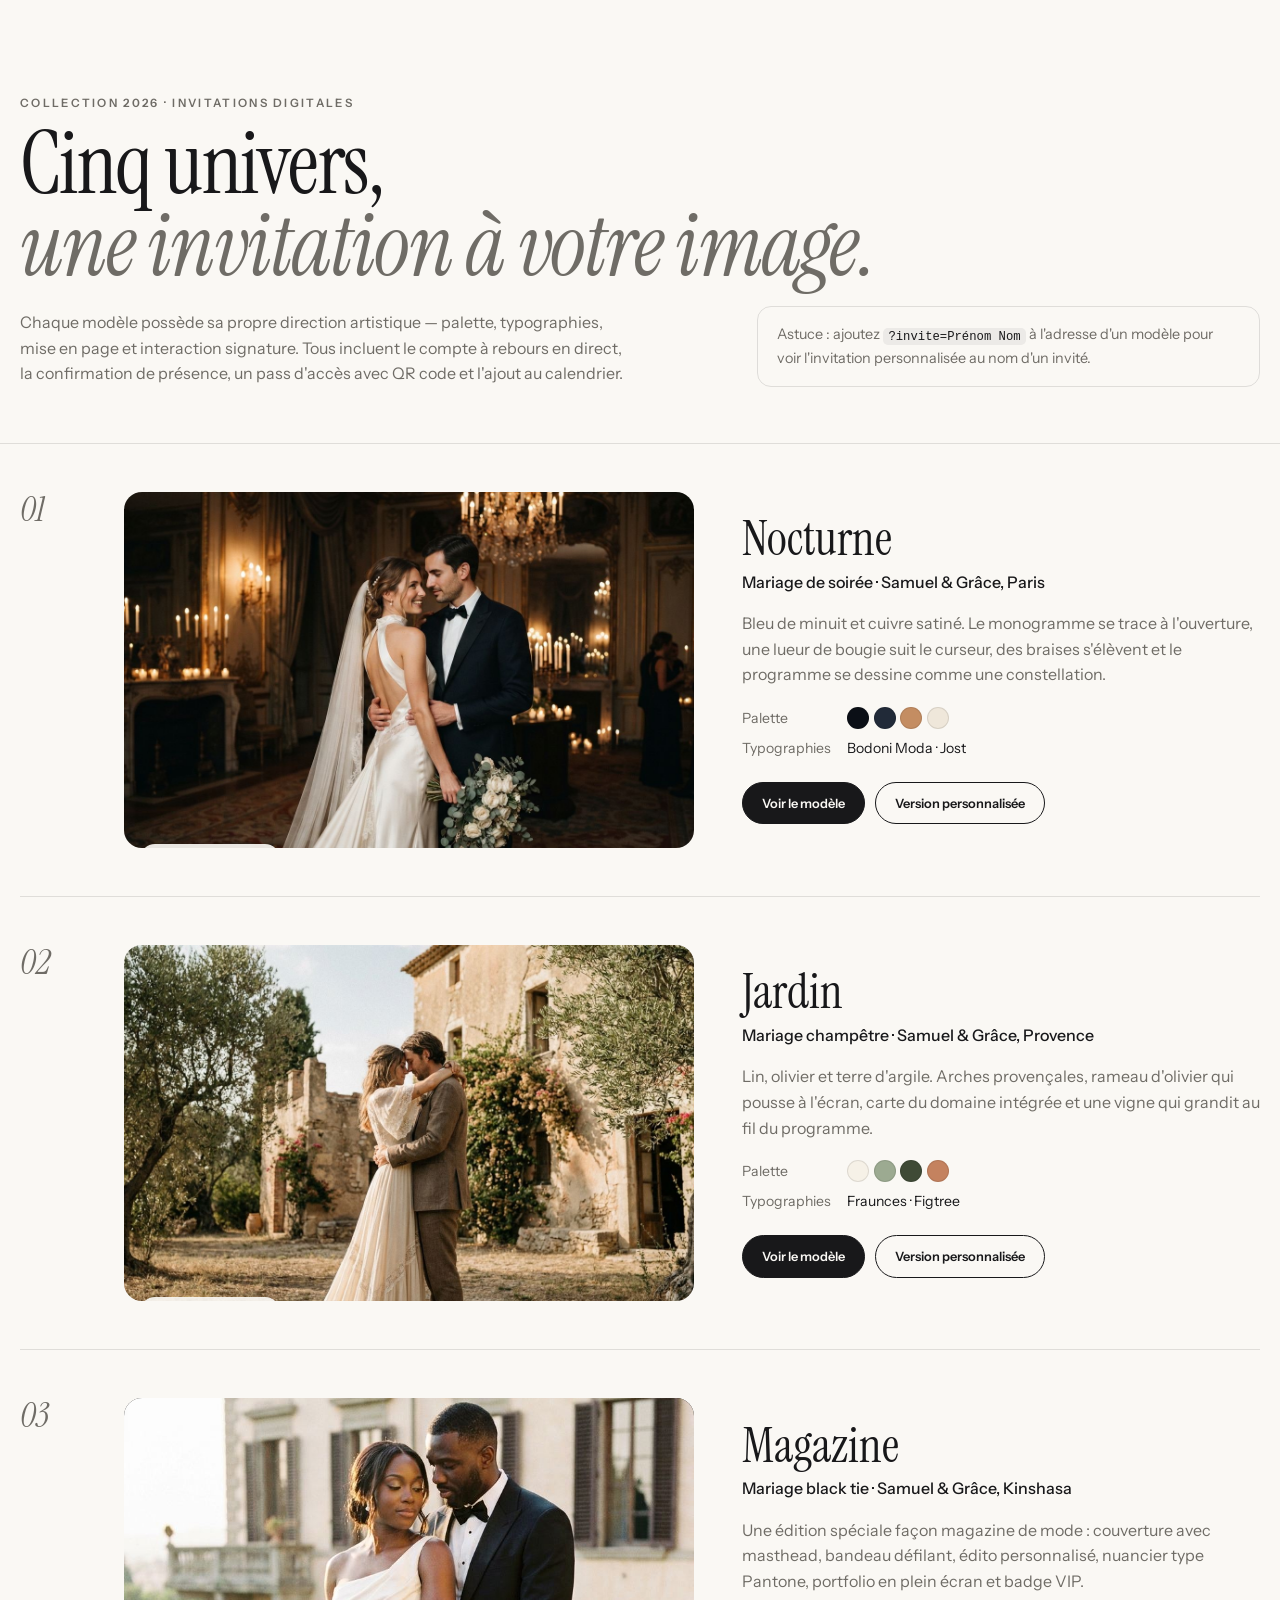
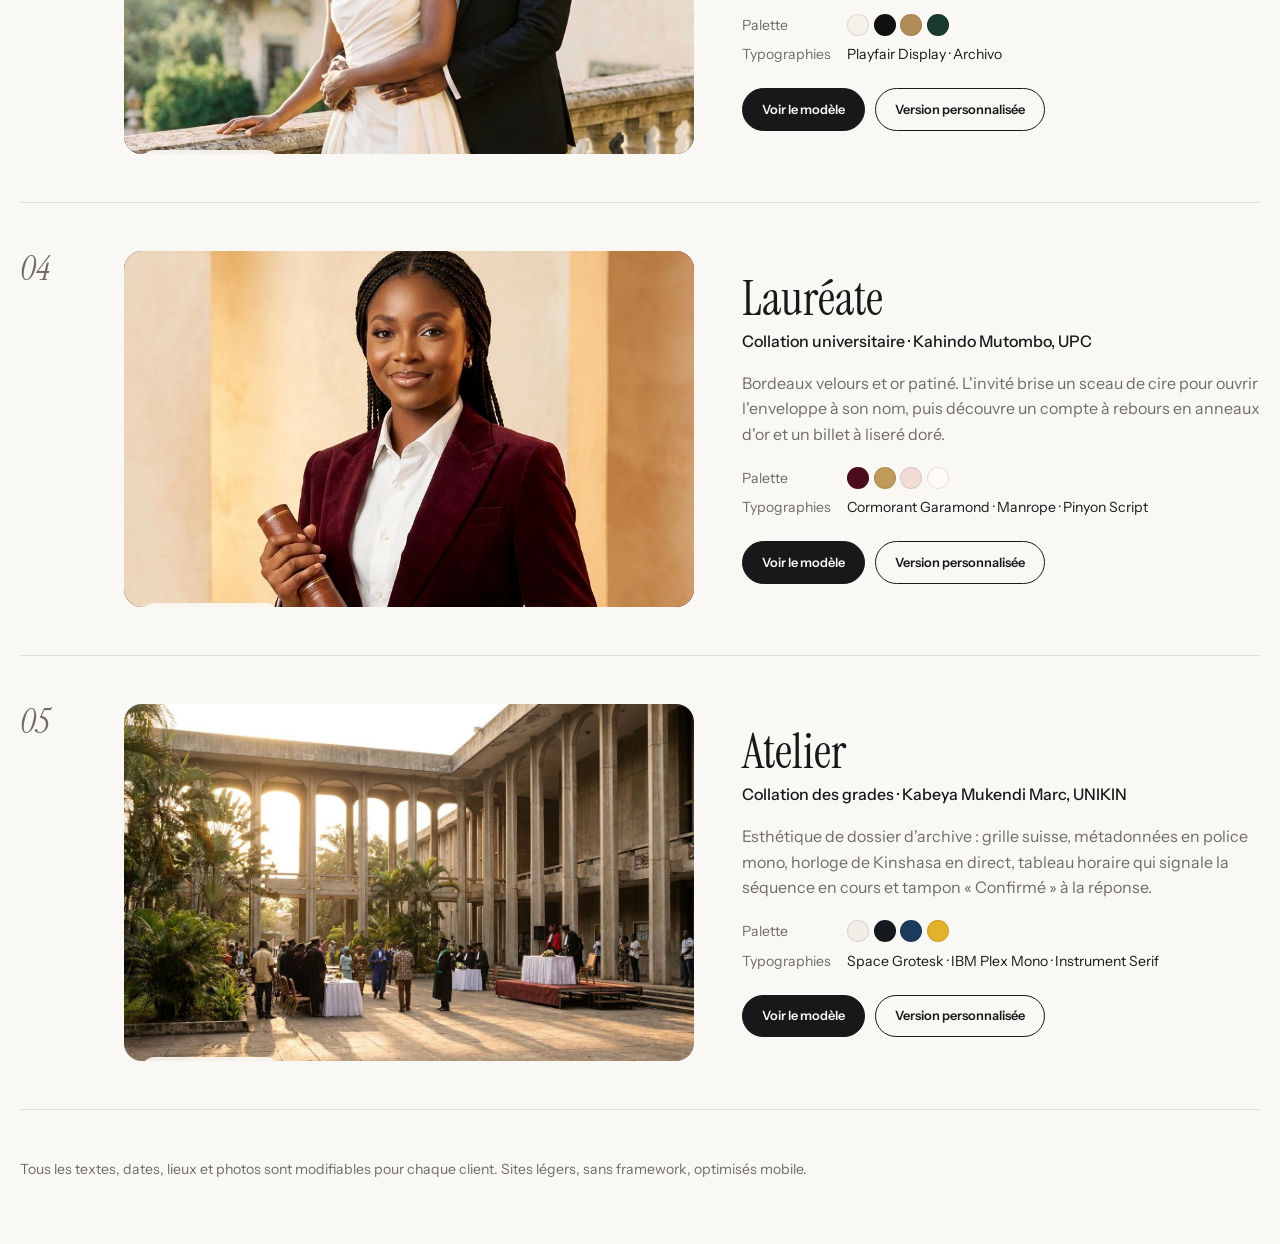
<file: index.html>
<!DOCTYPE html>
<html lang="fr">
<head>
  <meta charset="utf-8">
  <meta name="viewport" content="width=device-width, initial-scale=1">
  <title>Collection — Invitations digitales</title>
  <meta name="description" content="Cinq modèles d'invitations digitales sur mesure : mariages et collations universitaires.">
  <meta name="theme-color" content="#faf8f4">
  <link rel="preconnect" href="https://fonts.googleapis.com">
  <link rel="preconnect" href="https://fonts.gstatic.com" crossorigin>
  <link href="https://fonts.googleapis.com/css2?family=Instrument+Sans:wght@400;500;600&family=Instrument+Serif:ital@0;1&display=swap" rel="stylesheet">
  <style>
    :root {
      --bg: #faf8f4; --ink: #18181a; --muted: #6f6c66; --line: rgb(24 24 26 / .12);
      --serif: "Instrument Serif", Georgia, serif; --sans: "Instrument Sans", system-ui, sans-serif;
      --ease: cubic-bezier(.16, 1, .3, 1);
    }
    *, *::before, *::after { box-sizing: border-box; }
    body { margin: 0; background: var(--bg); color: var(--ink); font: 400 1rem/1.6 var(--sans); -webkit-font-smoothing: antialiased; }
    img { display: block; max-width: 100%; }
    a { color: inherit; }
    :focus-visible { outline: 2px solid var(--ink); outline-offset: 3px; }
    .wrap { width: min(100% - 2.5rem, 1240px); margin-inline: auto; }

    header { padding: clamp(3rem, 8vw, 6rem) 0 clamp(2rem, 5vw, 3.5rem); border-bottom: 1px solid var(--line); }
    .eyebrow { margin: 0; font: 600 .72rem var(--sans); letter-spacing: .2em; text-transform: uppercase; color: var(--muted); }
    h1 { margin: .8rem 0 1.2rem; font: 400 clamp(2.8rem, 7vw, 5.4rem)/.95 var(--serif); letter-spacing: -.02em; }
    h1 em { color: var(--muted); }
    .intro { display: grid; grid-template-columns: 1.4fr 1fr; gap: 2rem; align-items: end; }
    .intro p { margin: 0; max-width: 56ch; color: var(--muted); }
    .tip { padding: 1rem 1.2rem; border: 1px solid var(--line); border-radius: 14px; font-size: .9rem; color: var(--muted); }
    .tip code { padding: .1rem .35rem; border-radius: 5px; background: rgb(24 24 26 / .06); font-size: .85em; color: var(--ink); }
    @media (max-width: 760px) { .intro { grid-template-columns: 1fr; } }

    .list { list-style: none; margin: 0; padding: 0; }
    .model { display: grid; grid-template-columns: 3.5rem 1.1fr 1fr; gap: clamp(1.2rem, 4vw, 3rem); align-items: center; padding: clamp(2rem, 4vw, 3rem) 0; border-bottom: 1px solid var(--line); }
    .model__n { align-self: start; font: italic 400 2.2rem/1 var(--serif); color: var(--muted); }
    .model__preview { position: relative; display: block; overflow: hidden; border-radius: 18px; aspect-ratio: 16 / 10; background: var(--c1); text-decoration: none; }
    .model__preview img { width: 100%; height: 100%; object-fit: cover; transition: transform 1.2s var(--ease), filter .8s; }
    .model__preview:hover img { transform: scale(1.04); }
    .model__preview span { position: absolute; left: 1rem; bottom: 1rem; padding: .5rem .9rem; border-radius: 99px; background: rgb(250 248 244 / .92); font: 600 .74rem var(--sans); letter-spacing: .04em; transform: translateY(140%); transition: transform .5s var(--ease); }
    .model__preview:hover span, .model__preview:focus-visible span { transform: none; }
    .model h2 { margin: 0; font: 400 clamp(2rem, 4vw, 3rem)/1 var(--serif); }
    .model__for { margin: .4rem 0 1rem; font-weight: 500; }
    .model__desc { margin: 0 0 1.2rem; color: var(--muted); }
    .specs { display: grid; grid-template-columns: auto 1fr; gap: .45rem 1rem; margin: 0 0 1.4rem; font-size: .88rem; }
    .specs dt { color: var(--muted); }
    .specs dd { margin: 0; }
    .palette { display: flex; gap: .3rem; }
    .palette i { width: 22px; height: 22px; border-radius: 50%; box-shadow: inset 0 0 0 1px rgb(0 0 0 / .1); }
    .actions { display: flex; flex-wrap: wrap; gap: .6rem; }
    .btn { display: inline-flex; align-items: center; gap: .5rem; padding: .8rem 1.2rem; border-radius: 99px; border: 1px solid var(--ink); background: var(--ink); color: var(--bg); font: 600 .8rem var(--sans); text-decoration: none; transition: transform .3s var(--ease), background .3s, color .3s; }
    .btn:hover { transform: translateY(-2px); }
    .btn--line { background: transparent; color: var(--ink); }
    .btn--line:hover { background: var(--ink); color: var(--bg); }
    @media (max-width: 860px) { .model { grid-template-columns: 1fr; } .model__n { display: none; } }

    footer { padding: 3rem 0 4rem; color: var(--muted); font-size: .88rem; }
  </style>
</head>
<body>
  <header>
    <div class="wrap">
      <p class="eyebrow">Collection 2026 · Invitations digitales</p>
      <h1>Cinq univers,<br><em>une invitation à votre image.</em></h1>
      <div class="intro">
        <p>Chaque modèle possède sa propre direction artistique — palette, typographies, mise en page et interaction signature. Tous incluent le compte à rebours en direct, la confirmation de présence, un pass d'accès avec QR code et l'ajout au calendrier.</p>
        <p class="tip">Astuce : ajoutez <code>?invite=Prénom Nom</code> à l'adresse d'un modèle pour voir l'invitation personnalisée au nom d'un invité.</p>
      </div>
    </div>
  </header>

  <main class="wrap">
    <ol class="list">
      <li class="model">
        <span class="model__n">01</span>
        <a class="model__preview" href="stitch_midnight_wedding_digital_invitation/index.html" style="--c1:#0b0f16">
          <img src="stitch_midnight_wedding_digital_invitation/assets/img/hero.jpg" alt="Aperçu du modèle Nocturne" loading="lazy">
          <span>Ouvrir le modèle →</span>
        </a>
        <div>
          <h2>Nocturne</h2>
          <p class="model__for">Mariage de soirée · Samuel &amp; Grâce, Paris</p>
          <p class="model__desc">Bleu de minuit et cuivre satiné. Le monogramme se trace à l'ouverture, une lueur de bougie suit le curseur, des braises s'élèvent et le programme se dessine comme une constellation.</p>
          <dl class="specs">
            <dt>Palette</dt><dd class="palette"><i style="background:#0b0f16"></i><i style="background:#212a38"></i><i style="background:#c48d62"></i><i style="background:#efe7da"></i></dd>
            <dt>Typographies</dt><dd>Bodoni Moda · Jost</dd>
          </dl>
          <div class="actions">
            <a class="btn" href="stitch_midnight_wedding_digital_invitation/index.html">Voir le modèle</a>
            <a class="btn btn--line" href="stitch_midnight_wedding_digital_invitation/index.html?invite=Famille%20Kabeya">Version personnalisée</a>
          </div>
        </div>
      </li>

      <li class="model">
        <span class="model__n">02</span>
        <a class="model__preview" href="stitch_botanical_contemporary_wedding_invitation/index.html" style="--c1:#3f4a36">
          <img src="stitch_botanical_contemporary_wedding_invitation/assets/img/hero.jpg" alt="Aperçu du modèle Jardin" loading="lazy">
          <span>Ouvrir le modèle →</span>
        </a>
        <div>
          <h2>Jardin</h2>
          <p class="model__for">Mariage champêtre · Samuel &amp; Grâce, Provence</p>
          <p class="model__desc">Lin, olivier et terre d'argile. Arches provençales, rameau d'olivier qui pousse à l'écran, carte du domaine intégrée et une vigne qui grandit au fil du programme.</p>
          <dl class="specs">
            <dt>Palette</dt><dd class="palette"><i style="background:#f6f1e7"></i><i style="background:#9caa91"></i><i style="background:#3f4a36"></i><i style="background:#c4825f"></i></dd>
            <dt>Typographies</dt><dd>Fraunces · Figtree</dd>
          </dl>
          <div class="actions">
            <a class="btn" href="stitch_botanical_contemporary_wedding_invitation/index.html">Voir le modèle</a>
            <a class="btn btn--line" href="stitch_botanical_contemporary_wedding_invitation/index.html?invite=Mireille%20Ngoy">Version personnalisée</a>
          </div>
        </div>
      </li>

      <li class="model">
        <span class="model__n">03</span>
        <a class="model__preview" href="stitch_invitation_digitale_luxe_editorial/index.html" style="--c1:#111110">
          <img src="stitch_invitation_digitale_luxe_editorial/assets/img/cover.jpg" alt="Aperçu du modèle Magazine" loading="lazy" style="object-position:50% 25%">
          <span>Ouvrir le modèle →</span>
        </a>
        <div>
          <h2>Magazine</h2>
          <p class="model__for">Mariage black tie · Samuel &amp; Grâce, Kinshasa</p>
          <p class="model__desc">Une édition spéciale façon magazine de mode : couverture avec masthead, bandeau défilant, édito personnalisé, nuancier type Pantone, portfolio en plein écran et badge VIP.</p>
          <dl class="specs">
            <dt>Palette</dt><dd class="palette"><i style="background:#f6f2ea"></i><i style="background:#111110"></i><i style="background:#b08d57"></i><i style="background:#183a2f"></i></dd>
            <dt>Typographies</dt><dd>Playfair Display · Archivo</dd>
          </dl>
          <div class="actions">
            <a class="btn" href="stitch_invitation_digitale_luxe_editorial/index.html">Voir le modèle</a>
            <a class="btn btn--line" href="stitch_invitation_digitale_luxe_editorial/index.html?invite=Famille%20Lukusa">Version personnalisée</a>
          </div>
        </div>
      </li>

      <li class="model">
        <span class="model__n">04</span>
        <a class="model__preview" href="stitch_kinshasa_editorial_graduate_invitation/index.html" style="--c1:#4d0c1d">
          <img src="stitch_kinshasa_editorial_graduate_invitation/assets/img/portrait.jpg" alt="Aperçu du modèle Lauréate" loading="lazy" style="object-position:50% 20%">
          <span>Ouvrir le modèle →</span>
        </a>
        <div>
          <h2>Lauréate</h2>
          <p class="model__for">Collation universitaire · Kahindo Mutombo, UPC</p>
          <p class="model__desc">Bordeaux velours et or patiné. L'invité brise un sceau de cire pour ouvrir l'enveloppe à son nom, puis découvre un compte à rebours en anneaux d'or et un billet à liseré doré.</p>
          <dl class="specs">
            <dt>Palette</dt><dd class="palette"><i style="background:#4d0c1d"></i><i style="background:#c09a5b"></i><i style="background:#f2dcd6"></i><i style="background:#fffaf7"></i></dd>
            <dt>Typographies</dt><dd>Cormorant Garamond · Manrope · Pinyon Script</dd>
          </dl>
          <div class="actions">
            <a class="btn" href="stitch_kinshasa_editorial_graduate_invitation/index.html">Voir le modèle</a>
            <a class="btn btn--line" href="stitch_kinshasa_editorial_graduate_invitation/index.html?invite=Docteur%20Mbala%20%26%20Famille">Version personnalisée</a>
          </div>
        </div>
      </li>

      <li class="model">
        <span class="model__n">05</span>
        <a class="model__preview" href="stitch_academic_atelier_collation_invitation/index.html" style="--c1:#15191d">
          <img src="stitch_academic_atelier_collation_invitation/assets/img/campus.jpg" alt="Aperçu du modèle Atelier" loading="lazy">
          <span>Ouvrir le modèle →</span>
        </a>
        <div>
          <h2>Atelier</h2>
          <p class="model__for">Collation des grades · Kabeya Mukendi Marc, UNIKIN</p>
          <p class="model__desc">Esthétique de dossier d'archive : grille suisse, métadonnées en police mono, horloge de Kinshasa en direct, tableau horaire qui signale la séquence en cours et tampon « Confirmé » à la réponse.</p>
          <dl class="specs">
            <dt>Palette</dt><dd class="palette"><i style="background:#f1eee7"></i><i style="background:#15191d"></i><i style="background:#1d3b5c"></i><i style="background:#e3b22c"></i></dd>
            <dt>Typographies</dt><dd>Space Grotesk · IBM Plex Mono · Instrument Serif</dd>
          </dl>
          <div class="actions">
            <a class="btn" href="stitch_academic_atelier_collation_invitation/index.html">Voir le modèle</a>
            <a class="btn btn--line" href="stitch_academic_atelier_collation_invitation/index.html?invite=Madame%20C%C3%A9leste%20Mbuyi">Version personnalisée</a>
          </div>
        </div>
      </li>
    </ol>
  </main>

  <footer class="wrap">Tous les textes, dates, lieux et photos sont modifiables pour chaque client. Sites légers, sans framework, optimisés mobile.</footer>
</body>
</html>
</file>
